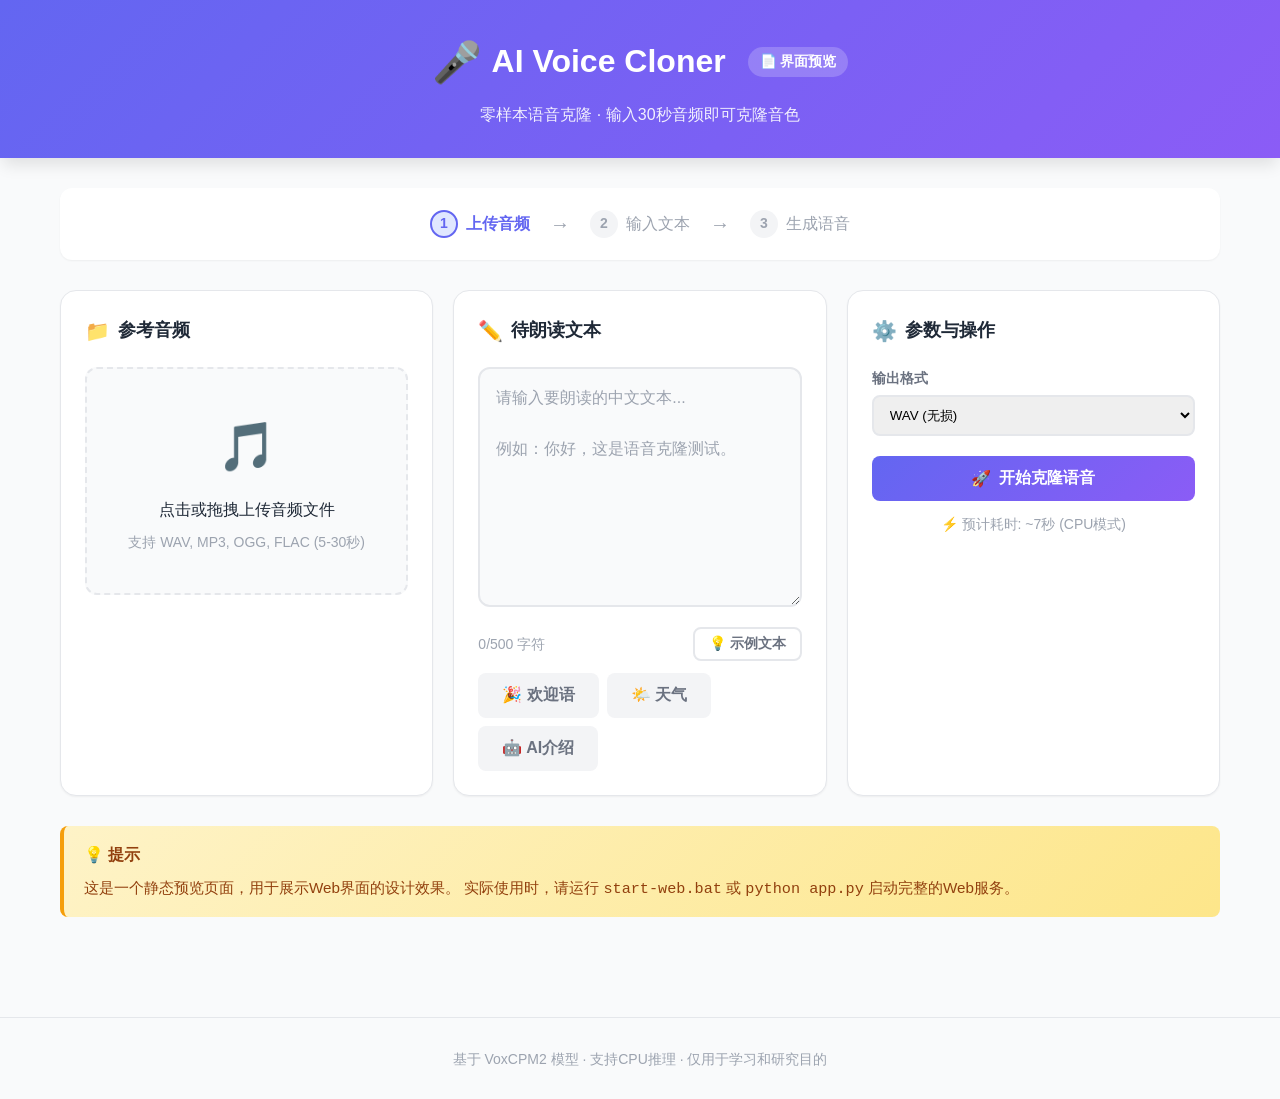
<file: preview.html>
<!DOCTYPE html>
<html lang="zh-CN">
<head>
    <meta charset="UTF-8">
    <meta name="viewport" content="width=device-width, initial-scale=1.0">
    <title>AI Voice Cloner - 预览模式</title>
    <style>
        /* 内嵌完整CSS（用于离线预览） */
        :root {
            --primary-color: #6366f1;
            --primary-hover: #4f46e5;
            --primary-light: #e0e7ff;
            --success-color: #10b981;
            --text-primary: #1f2937;
            --text-secondary: #6b7280;
            --text-muted: #9ca3af;
            --bg-primary: #ffffff;
            --bg-secondary: #f9fafb;
            --bg-tertiary: #f3f4f6;
            --border-color: #e5e7eb;
            --border-radius: 12px;
            --border-radius-sm: 8px;
            --border-radius-lg: 16px;
            --shadow-sm: 0 1px 2px rgba(0, 0, 0, 0.05);
            --shadow-md: 0 4px 6px -1px rgba(0, 0, 0, 0.1);
            --shadow-lg: 0 10px 15px -3px rgba(0, 0, 0, 0.1);
            --transition: all 0.3s ease;
        }

        * { margin: 0; padding: 0; box-sizing: border-box; }

        body {
            font-family: -apple-system, BlinkMacSystemFont, 'Segoe UI', 'PingFang SC',
                         'Hiragino Sans GB', 'Microsoft YaHei', sans-serif;
            background: var(--bg-secondary);
            color: var(--text-primary);
            line-height: 1.6;
            min-height: 100vh;
        }

        .container {
            max-width: 1200px;
            margin: 0 auto;
            padding: 0 20px;
        }

        .header {
            background: linear-gradient(135deg, var(--primary-color) 0%, #8b5cf6 100%);
            color: white;
            padding: 30px 0;
            box-shadow: var(--shadow-lg);
            margin-bottom: 30px;
        }

        .logo {
            font-size: 2rem;
            font-weight: 700;
            display: flex;
            align-items: center;
            gap: 10px;
            justify-content: center;
        }

        .logo .icon { font-size: 2.5rem; }
        .subtitle {
            margin-top: 8px;
            text-align: center;
            font-size: 1rem;
            opacity: 0.9;
        }

        .preview-badge {
            background: rgba(255,255,255,0.2);
            color: white;
            padding: 4px 12px;
            border-radius: 20px;
            font-size: 0.85rem;
            margin-left: 12px;
        }

        .main-content {
            padding-bottom: 50px;
        }

        /* 步骤指示器 */
        .steps-indicator {
            display: flex;
            justify-content: center;
            align-items: center;
            gap: 20px;
            margin-bottom: 30px;
            padding: 20px;
            background: var(--bg-primary);
            border-radius: var(--border-radius);
            box-shadow: var(--shadow-sm);
        }

        .step {
            display: flex;
            align-items: center;
            gap: 8px;
            color: var(--text-muted);
        }

        .step.active { color: var(--primary-color); font-weight: 600; }
        .step.completed { color: var(--success-color); }

        .step-number {
            width: 28px;
            height: 28px;
            border-radius: 50%;
            background: var(--bg-tertiary);
            display: flex;
            align-items: center;
            justify-content: center;
            font-size: 0.875rem;
            font-weight: 600;
            border: 2px solid transparent;
            transition: var(--transition);
        }

        .step.active .step-number {
            background: var(--primary-light);
            border-color: var(--primary-color);
            color: var(--primary-color);
        }

        .step.completed .step-number {
            background: var(--success-color);
            border-color: var(--success-color);
            color: white;
        }

        .arrow { color: var(--text-muted); font-size: 1.25rem; }

        /* 工作区 */
        .workspace {
            display: grid;
            grid-template-columns: repeat(3, 1fr);
            gap: 20px;
            margin-bottom: 30px;
        }

        @media (max-width: 1024px) {
            .workspace { grid-template-columns: 1fr; }
        }

        .panel {
            background: var(--bg-primary);
            border-radius: var(--border-radius-lg);
            padding: 24px;
            box-shadow: var(--shadow-sm);
            border: 1px solid var(--border-color);
            transition: var(--transition);
        }

        .panel:hover { box-shadow: var(--shadow-md); }

        .panel-title {
            font-size: 1.125rem;
            font-weight: 600;
            margin-bottom: 20px;
            display: flex;
            align-items: center;
            gap: 8px;
            color: var(--text-primary);
        }

        .title-icon { font-size: 1.25rem; }

        /* 上传区域 */
        .upload-area {
            border: 2px dashed var(--border-color);
            border-radius: var(--border-radius);
            padding: 40px 20px;
            text-align: center;
            cursor: pointer;
            transition: var(--transition);
            background: var(--bg-secondary);
        }

        .upload-area:hover {
            border-color: var(--primary-color);
            background: var(--primary-light);
        }

        .upload-icon { font-size: 3rem; margin-bottom: 12px; }
        .upload-text { font-size: 1rem; color: var(--text-primary); font-weight: 500; margin-bottom: 8px; }
        .upload-hint { font-size: 0.875rem; color: var(--text-muted); }

        /* 文本输入 */
        .text-input {
            width: 100%;
            min-height: 160px;
            padding: 16px;
            border: 2px solid var(--border-color);
            border-radius: var(--border-radius);
            font-size: 1rem;
            line-height: 1.6;
            resize: vertical;
            font-family: inherit;
            transition: var(--transition);
            background: var(--bg-secondary);
        }

        .text-input:focus {
            outline: none;
            border-color: var(--primary-color);
            box-shadow: 0 0 0 3px var(--primary-light);
        }

        .text-input::placeholder { color: var(--text-muted); }

        .text-footer {
            display: flex;
            justify-content: space-between;
            align-items: center;
            margin-top: 12px;
        }

        .char-count { font-size: 0.875rem; color: var(--text-muted); }

        .example-buttons {
            display: flex;
            flex-wrap: wrap;
            gap: 8px;
            margin-top: 12px;
        }

        .btn-example {
            padding: 8px 14px;
            font-size: 0.85rem;
            background: var(--bg-tertiary);
            border: 1px solid var(--border-color);
            border-radius: var(--border-radius-sm);
            cursor: pointer;
            transition: var(--transition);
            color: var(--text-secondary);
        }

        .btn-example:hover {
            background: var(--primary-light);
            border-color: var(--primary-color);
            color: var(--primary-color);
        }

        /* 按钮 */
        .btn {
            display: inline-flex;
            align-items: center;
            justify-content: center;
            gap: 8px;
            padding: 12px 24px;
            border: none;
            border-radius: var(--border-radius-sm);
            font-size: 1rem;
            font-weight: 600;
            cursor: pointer;
            transition: var(--transition);
            text-decoration: none;
        }

        .btn:hover { transform: translateY(-1px); box-shadow: var(--shadow-md); }

        .btn-block { width: 100%; }

        .btn-primary {
            background: linear-gradient(135deg, var(--primary-color), #8b5cf6);
            color: white;
        }

        .btn-outline {
            background: white;
            border: 2px solid var(--border-color);
            color: var(--text-secondary);
        }

        .btn-outline:hover {
            border-color: var(--primary-color);
            color: var(--primary-color);
            background: var(--primary-light);
        }

        .btn-sm { padding: 6px 14px; font-size: 0.875rem; }

        .action-hint {
            text-align: center;
            margin-top: 12px;
            font-size: 0.875rem;
            color: var(--text-muted);
        }

        /* 页脚 */
        .footer {
            text-align: center;
            padding: 30px 0;
            color: var(--text-muted);
            font-size: 0.875rem;
            margin-top: 50px;
            border-top: 1px solid var(--border-color);
        }

        .notice-box {
            background: linear-gradient(135deg, #fef3c7, #fde68a);
            border-left: 4px solid #f59e0b;
            padding: 16px 20px;
            border-radius: var(--border-radius-sm);
            margin-top: 30px;
            font-size: 0.95rem;
            color: #92400e;
        }

        .notice-box strong {
            display: block;
            margin-bottom: 8px;
            font-size: 1rem;
        }
    </style>
</head>
<body>
    <!-- 顶部导航栏 -->
    <header class="header">
        <div class="container">
            <h1 class="logo">
                <span class="icon">🎤</span>
                AI Voice Cloner
                <span class="preview-badge">📄 界面预览</span>
            </h1>
            <p class="subtitle">零样本语音克隆 · 输入30秒音频即可克隆音色</p>
        </div>
    </header>

    <!-- 主内容区 -->
    <main class="main-content">
        <div class="container">

            <!-- 步骤提示 -->
            <div class="steps-indicator">
                <div class="step active" id="step1">
                    <span class="step-number">1</span>
                    <span class="step-label">上传音频</span>
                </div>
                <div class="arrow">→</div>
                <div class="step" id="step2">
                    <span class="step-number">2</span>
                    <span class="step-label">输入文本</span>
                </div>
                <div class="arrow">→</div>
                <div class="step" id="step3">
                    <span class="step-number">3</span>
                    <span class="step-label">生成语音</span>
                </div>
            </div>

            <!-- 主要操作区 -->
            <div class="workspace">

                <!-- 左侧：音频上传 -->
                <section class="panel upload-panel">
                    <h2 class="panel-title">
                        <span class="title-icon">📁</span>
                        参考音频
                    </h2>

                    <div class="upload-area">
                        <div class="upload-icon">🎵</div>
                        <p class="upload-text">点击或拖拽上传音频文件</p>
                        <p class="upload-hint">支持 WAV, MP3, OGG, FLAC (5-30秒)</p>
                    </div>
                </section>

                <!-- 中间：文本输入 -->
                <section class="panel text-panel">
                    <h2 class="panel-title">
                        <span class="title-icon">✏️</span>
                        待朗读文本
                    </h2>

                    <textarea
                        class="text-input"
                        placeholder="请输入要朗读的中文文本...&#10;&#10;例如：你好，这是语音克隆测试。"
                        maxlength="500"
                        rows="8"
                    ></textarea>

                    <div class="text-footer">
                        <span class="char-count"><span id="charCount">0</span>/500 字符</span>
                        <button class="btn btn-outline btn-sm">
                            💡 示例文本
                        </button>
                    </div>

                    <div class="example-buttons">
                        <button class="btn btn-example">🎉 欢迎语</button>
                        <button class="btn btn-example">🌤️ 天气</button>
                        <button class="btn btn-example">🤖 AI介绍</button>
                    </div>
                </section>

                <!-- 右侧：操作按钮 -->
                <section class="panel action-panel">
                    <h2 class="panel-title">
                        <span class="title-icon">⚙️</span>
                        参数与操作
                    </h2>

                    <div style="margin-bottom: 20px;">
                        <label style="display: block; font-size: 0.875rem; font-weight: 600; color: var(--text-secondary); margin-bottom: 6px;">
                            输出格式
                        </label>
                        <select style="width: 100%; padding: 10px 12px; border: 2px solid var(--border-color); border-radius: var(--border-radius-sm);">
                            <option>WAV (无损)</option>
                        </select>
                    </div>

                    <button class="btn btn-primary btn-lg btn-block">
                        <span>🚀</span>
                        开始克隆语音
                    </button>

                    <div class="action-hint">
                        ⚡ 预计耗时: ~7秒 (CPU模式)
                    </div>
                </section>
            </div>

            <!-- 提示信息 -->
            <div class="notice-box">
                <strong>💡 提示</strong>
                这是一个静态预览页面，用于展示Web界面的设计效果。
                实际使用时，请运行 <code>start-web.bat</code> 或 <code>python app.py</code> 启动完整的Web服务。
            </div>

        </div>
    </main>

    <!-- 底部信息 -->
    <footer class="footer">
        <div class="container">
            <p>基于 VoxCPM2 模型 · 支持CPU推理 · 仅用于学习和研究目的</p>
        </div>
    </footer>

    <!-- 简单交互脚本 -->
    <script>
        // 字数统计
        const textInput = document.querySelector('.text-input');
        const charCount = document.getElementById('charCount');

        textInput.addEventListener('input', () => {
            charCount.textContent = textInput.value.length;
        });

        console.log('🎤 Voice Cloner Preview Mode');
    </script>
</body>
</html>
</file>
